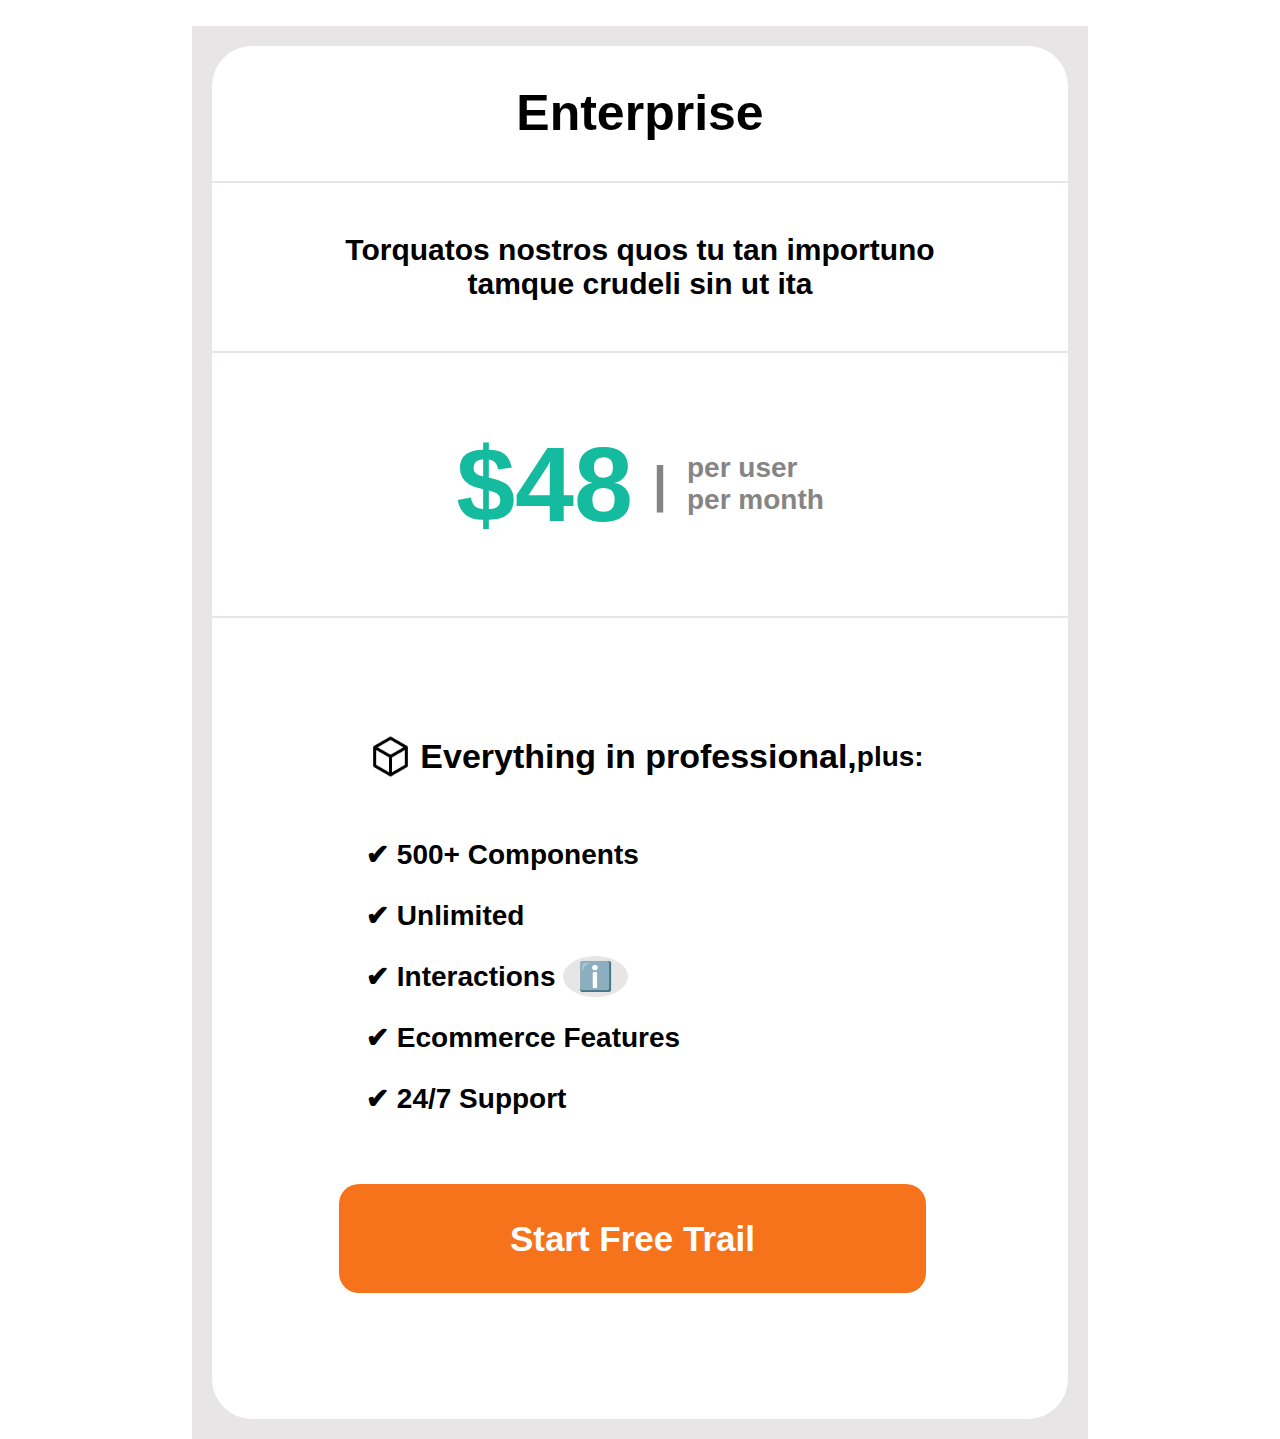
<file: complex/index.html>
<!DOCTYPE html>
<html lang="en">
  <head>
    <meta charset="UTF-8" />
    <meta http-equiv="X-UA-Compatible" content="IE=edge" />
    <meta name="viewport" content="width=device-width, initial-scale=1.0" />
    <link rel="stylesheet" href="style.css" />
    <title>complex-interface</title>
  </head>
  <body>
    <main>
      <section class="container">
        <div class="header"><h1>Enterprise</h1></div>
        <div class="description">
          <p>
            Torquatos nostros quos tu tan importuno <br />
            tamque crudeli sin ut ita
          </p>
        </div>
        <div class="prod-price">
          <div class="price"><h1>$48</h1></div>
          <p class="pipe">|</p>
          <div class="price-des">
            <p>per user <br />per month</p>
          </div>
        </div>
        <div class="list-item">
          <div class="list-header">
            <img src="./icons/boxes.png" alt="" />
            <p id="bold-par">
               Everything in professional,
            </p>
            <p>plus:</p>
          </div>
          <div class="cehckbox">
          <p>&#10004; 500+ Components</p>
          <p>&#10004; Unlimited</p>
          <p>&#10004; Interactions <span>ℹ️</span> </p>
          <p>&#10004; Ecommerce Features</p>
          <p>&#10004; 24/7 Support</p>
          </div>
          <button>Start Free Trail</button>
        </div>
      </section>
    </main>
  </body>
</html>
</file>
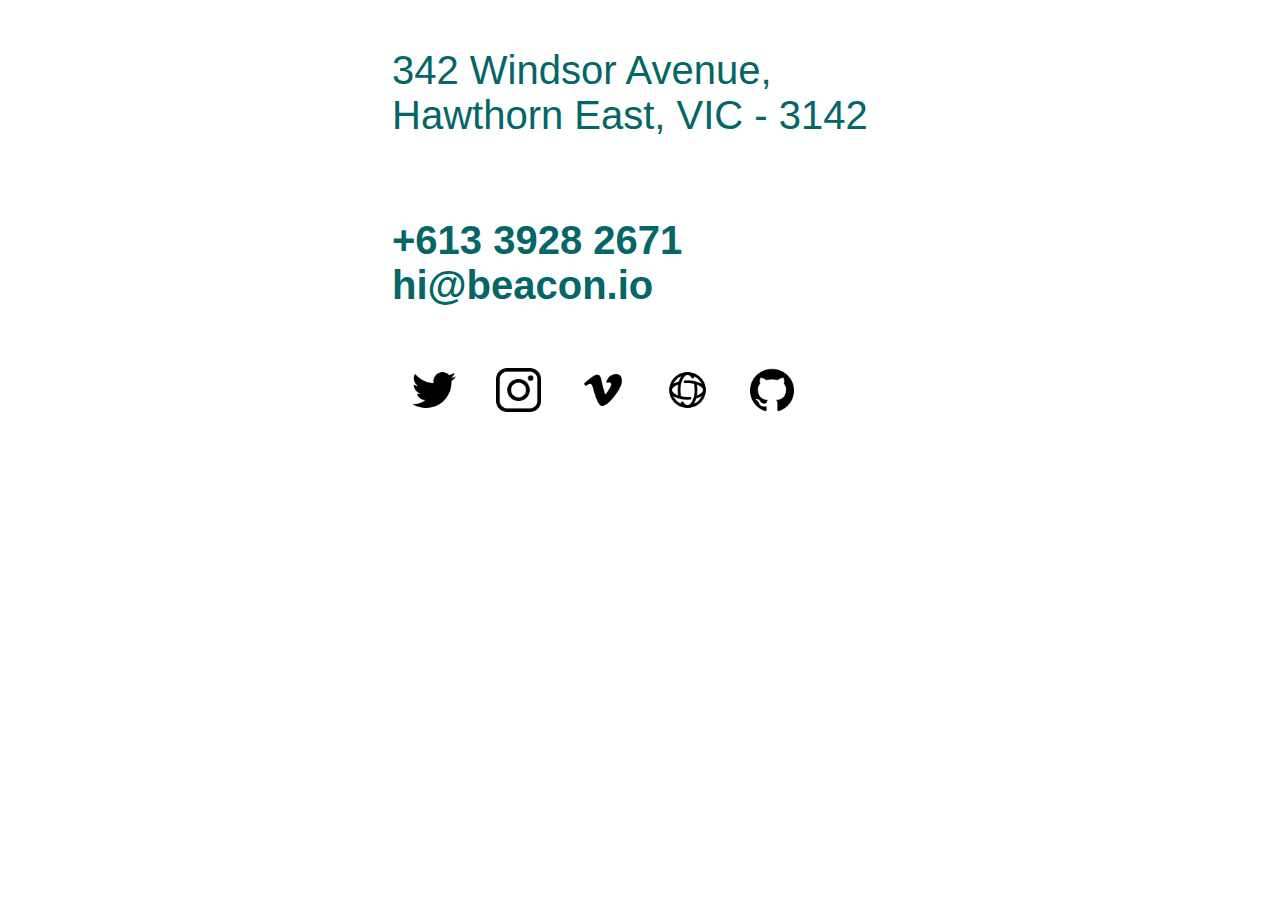
<file: simple-1/index.html>
<!DOCTYPE html>
<html lang="en">
  <head>
    <meta charset="UTF-8" />
    <meta http-equiv="X-UA-Compatible" content="IE=edge" />
    <meta name="viewport" content="width=device-width, initial-scale=1.0" />
    <title>Simple interface</title>
    <link rel="stylesheet" href="style.css" />
  </head>
  <body>
    <footer>
      <div class="container">
        <div class="par-1">
          <p>
            342 Windsor Avenue, <br />
            Hawthorn East, VIC - 3142
          </p>
        </div>
        <div class="par-2">
          <p>+613 3928 2671 <br />hi@beacon.io</p>
        </div>
        <div class="icons">
          <img src="./icons/twitter.png" alt="" />
          <img src="./icons/instagram.png" alt="" />
          <img src="./icons/vimeo.png" alt="" />
          <img src="./icons/website.png" alt="" />
          <img src="./icons/github.png" alt="" />
        </div>
      </div>
    </footer>
  </body>
</html>
</file>
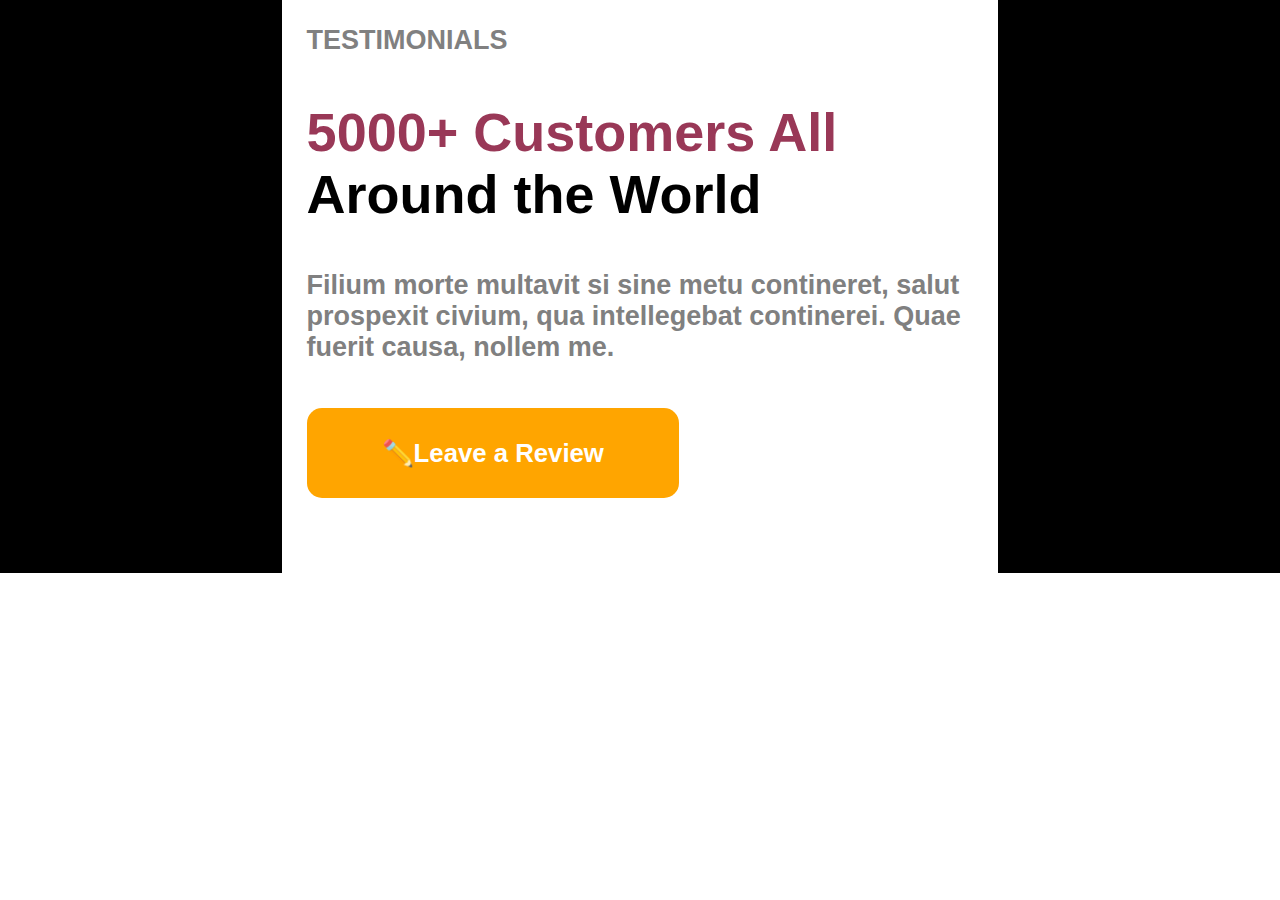
<file: simple-2/index.html>
<!DOCTYPE html>
<html lang="en">
<head>
    <meta charset="UTF-8">
    <meta http-equiv="X-UA-Compatible" content="IE=edge">
    <meta name="viewport" content="width=device-width, initial-scale=1.0">
    <link rel="stylesheet" href="style.css">
    <title>simple-2-interface</title>
</head>
<body>
    <main>
        <div class="container">
            <p id="par1">TESTIMONIALS</p>
            <h1><span>5000+ Customers All</span><br>Around the World</h1>
            <p id="par2">Filium morte multavit si sine metu contineret, salut <br>
               prospexit civium, qua intellegebat continerei. Quae <br>
               fuerit causa, nollem me.
            </p>
            <button id="btn"><h3>✏️Leave a Review</h3></button>
        </div>
    </main>
    
</body>
</html>
</file>
<file: complex/style.css>
body {
  margin: 0;
  padding: 0;
  height: 100vh;
  max-width: 100vw;
  box-sizing: border-box;
  font-family: sans-serif;
}
main {
  margin: 2% 15%;
  background-color: rgb(231, 229, 229);
}
.container {
  padding: 20px;
}
.header {
  text-align: center;
  background-color: white;
  padding: 5px;
  border-radius: 40px 40px 0 0;
  font-weight: bold;
  font-size: 25px;
}
.description {
  text-align: center;
  padding: 20px;
  background-color: white;
  font-size: 30px;
  font-weight: bold;
  margin-top: 2px;
}
.prod-price {
  display: flex;
  margin-top: 2px;
  font-weight: bold;
  justify-content: center;
  align-items: center;
  background-color: white;
}
.price {
  padding-right: 20px;
  color: rgb(20, 187, 159);
  font-size: 53px;
}
.price-des {
  padding-left: 20px;
  font-size: 28px;
  color: rgb(134, 133, 133);
}
.pipe {
  font-size: 50px;
  color: rgb(134, 133, 133);
}
.list-item {
  background-color: white;
  padding: 10%;
  align-items: center;
  justify-content: center;
  font-size: 28px;
  margin-top: 2px;
  border-radius: 0 0 40px 40px;
  font-weight: bold;
}
.list-header {
  display: flex;
  align-items: center;
  padding-left: 10%;
}
#bold-par {
  font-size: 34px;
}
.cehckbox {
  padding-left: 10%;
}
.list-header img {
  width: 8%;
  height: 8%;
  padding-right: 5px;
}
.list-item button {
  margin: 6%;
  font-size: 35px;
  padding: 5% 25%;
  background-color: rgb(247, 115, 27);
  border: none;
  border-radius: 20px;
  color: white;
  font-weight: bold;
}
span {
  background-color: rgb(231, 229, 229);
  padding: 5px 15px;
  border-radius: 100%;
  color: white;
}
</file>
<file: simple-1/style.css>
.container {
  display: flex;
  flex-direction: column;
  padding-left: 30%;
  font-size: 40px;
  color: rgb(4, 102, 102);
  font-family: sans-serif;
  position: absolute;
}
.par-2 {
  font-weight: bold;
}
.icons {
  display: flex;
  color: rgb(4, 102, 102);
}
.icons img {
  width: 5%;
  padding: 20px;
}
</file>
<file: simple-2/style.css>
* {
  margin: 0;
  padding: 0;
}
body {
  height: 100vh;
  width: 100vw;
  box-sizing: border-box;
  font-family: sans-serif;
}
main {
  background-color: black;
}
.container {
  background-color: white;
  margin: 0 22%;
  padding: 25px;
  font-size: 27px;
  font-weight: bolder;
}
#par1 {
  color: gray;
  padding-bottom: 45px;
}
#par2 {
  color: gray;
  padding: 45px 0px;
}
#btn{
    background-color: orange;
    padding: 30px 75px;
    margin-bottom: 50px;
    border: none;
    border-radius: 15px;
    font-size: 22px;
    font-weight: bolder;
    color: white;

}
span{
    color:rgb(153, 56, 87)
}
</file>
